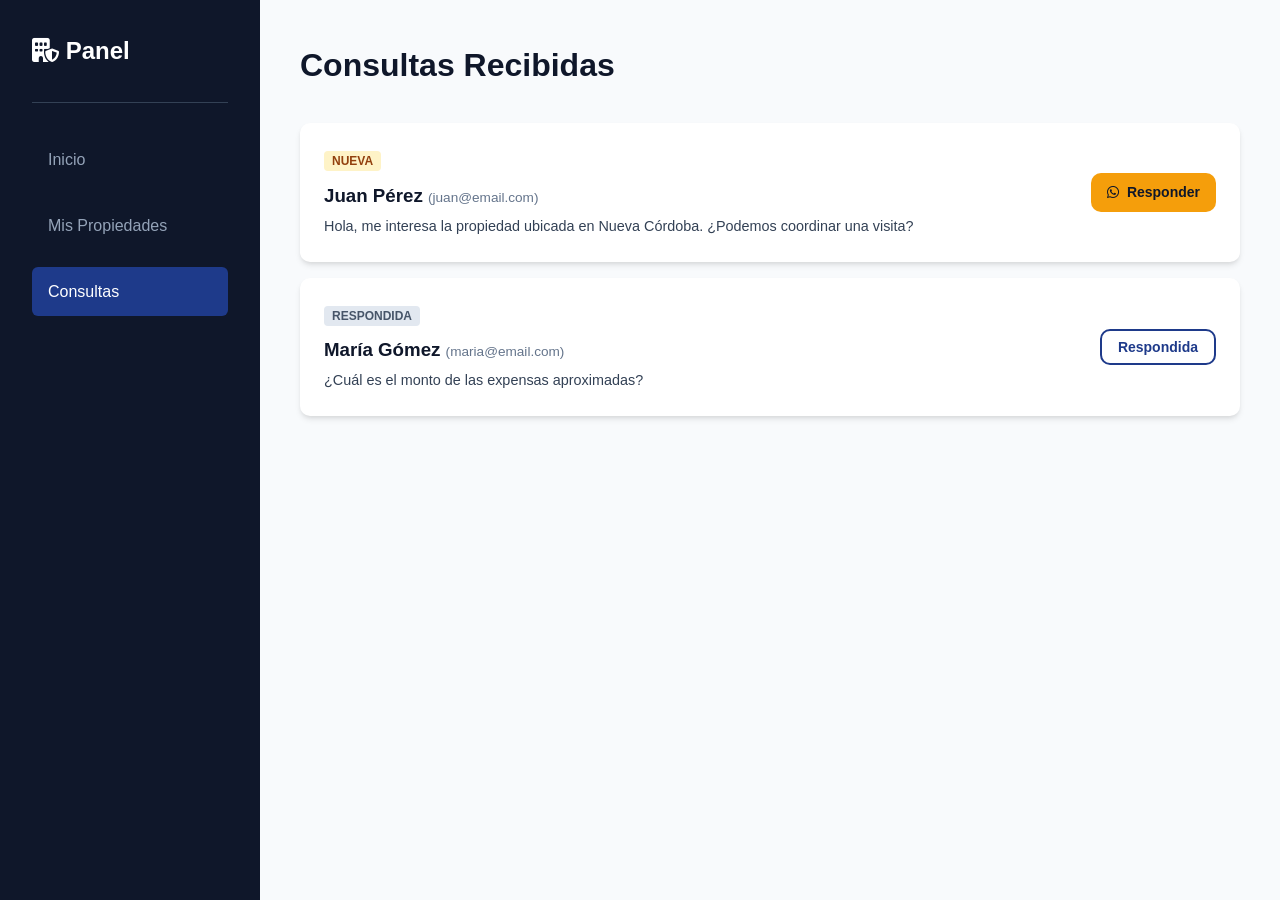
<file: consultas.html>
<!DOCTYPE html>
<html lang="es">
<head>
    <meta charset="UTF-8">
    <meta name="viewport" content="width=device-width, initial-scale=1.0">
    <title>Consultas — InmoMarket</title>
    <link rel="stylesheet" href="style.css">
    <link rel="stylesheet" href="https://cdnjs.cloudflare.com/ajax/libs/font-awesome/6.4.0/css/all.min.css">
    <style>
        .dashboard-layout { display: grid; grid-template-columns: 260px 1fr; min-height: 100vh; }
        .sidebar { background: var(--dark); color: white; padding: 2rem; display: flex; flex-direction: column; gap: 1rem; }
        .sidebar a { color: #94a3b8; padding: 0.75rem 1rem; border-radius: 6px; display: flex; align-items: center; gap: 0.75rem; }
        .sidebar a:hover, .sidebar a.active { background: var(--primary); color: white; }
        .lead-card { background: white; padding: 1.5rem; border-radius: var(--radius); box-shadow: var(--shadow); margin-bottom: 1rem; display: flex; justify-content: space-between; align-items: center; }
    </style>
</head>
<body>
    <div class="dashboard-layout">
        <aside class="sidebar">
            <h2><i class="fa-solid fa-building-shield"></i> Panel</h2>
            <hr style="border:0; border-top:1px solid #334155; margin: 1rem 0;">
            <a href="dashboard.html">Inicio</a>
            <a href="mis-propiedades.html">Mis Propiedades</a>
            <a href="consultas.html" class="active">Consultas</a>
        </aside>

        <main style="padding: 2.5rem; background: #f8fafc; overflow-y: auto;">
            <h1 style="margin-bottom: 2rem;">Consultas Recibidas</h1>
            
            <div class="lead-card">
                <div>
                    <span style="background: #fef3c7; color: #92400e; padding: 0.2rem 0.5rem; border-radius: 4px; font-size: 0.75rem; font-weight: 700;">NUEVA</span>
                    <h3 style="margin: 0.5rem 0 0.25rem 0;">Juan Pérez <span style="font-size: 0.85rem; color: var(--gray); font-weight:normal;">(juan@email.com)</span></h3>
                    <p style="font-size: 0.9rem; color: var(--gray-dark);">Hola, me interesa la propiedad ubicada en Nueva Córdoba. ¿Podemos coordinar una visita?</p>
                </div>
                <a href="https://wa.me/5493510000000" target="_blank" class="btn btn-accent btn-sm"><i class="fa-brands fa-whatsapp"></i> Responder</a>
            </div>

            <div class="lead-card">
                <div>
                    <span style="background: #e2e8f0; color: #475569; padding: 0.2rem 0.5rem; border-radius: 4px; font-size: 0.75rem; font-weight: 700;">RESPONDIDA</span>
                    <h3 style="margin: 0.5rem 0 0.25rem 0;">María Gómez <span style="font-size: 0.85rem; color: var(--gray); font-weight:normal;">(maria@email.com)</span></h3>
                    <p style="font-size: 0.9rem; color: var(--gray-dark);">¿Cuál es el monto de las expensas aproximadas?</p>
                </div>
                <button class="btn btn-outline btn-sm" disabled>Respondida</button>
            </div>
        </main>
    </div>
</body>
</html>
</file>
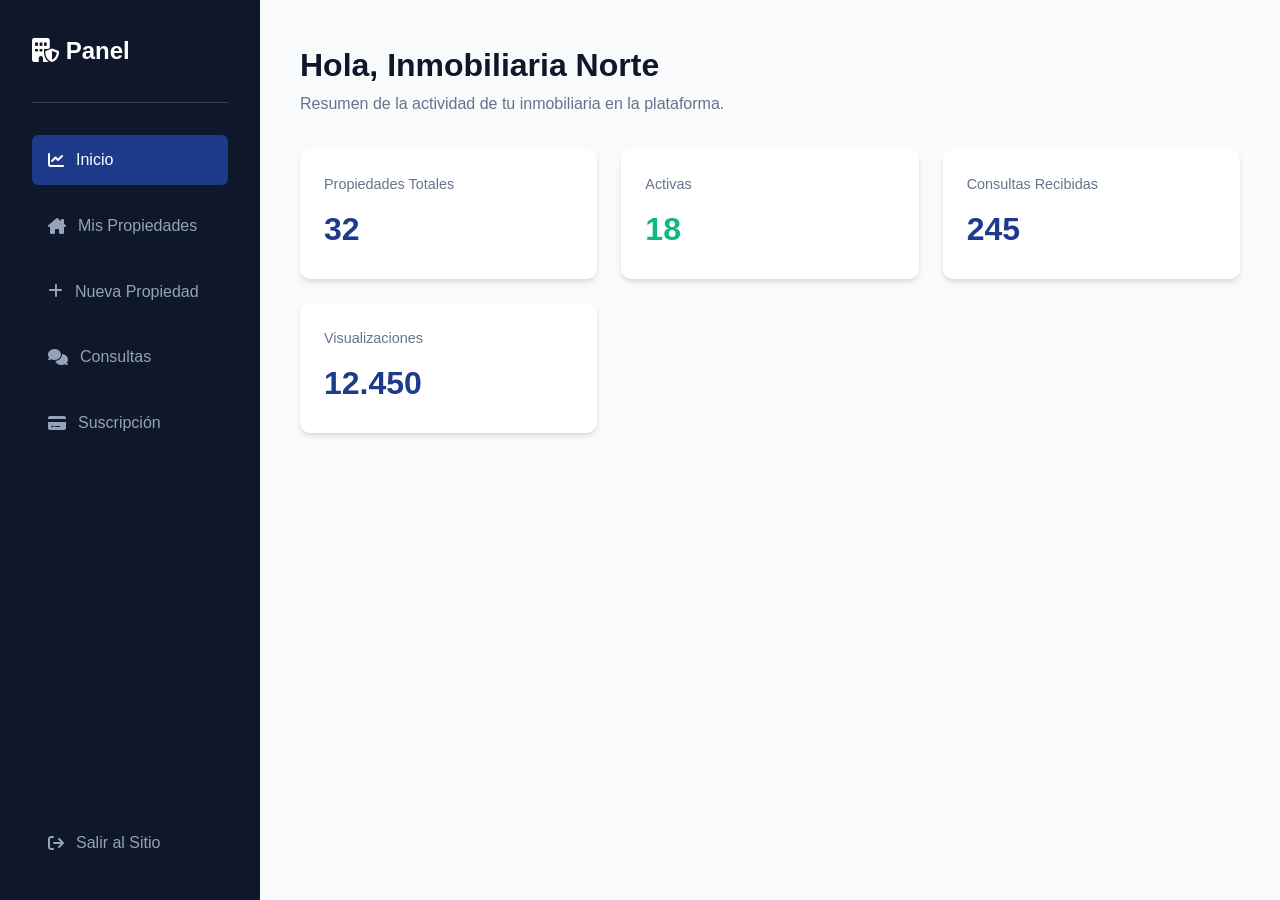
<file: dashboard.html>
<!DOCTYPE html>
<html lang="es">
<head>
    <meta charset="UTF-8">
    <meta name="viewport" content="width=device-width, initial-scale=1.0">
    <title>Dashboard — InmoMarket</title>
    <link rel="stylesheet" href="style.css">
    <link rel="stylesheet" href="https://cdnjs.cloudflare.com/ajax/libs/font-awesome/6.4.0/css/all.min.css">
    <style>
        .dashboard-layout { display: grid; grid-template-columns: 260px 1fr; min-height: 100vh; }
        .sidebar { background: var(--dark); color: white; padding: 2rem; display: flex; flex-direction: column; gap: 1rem; }
        .sidebar a { color: #94a3b8; padding: 0.75rem 1rem; border-radius: 6px; display: flex; align-items: center; gap: 0.75rem; transition: var(--transition); }
        .sidebar a:hover, .sidebar a.active { background: var(--primary); color: white; }
        .dashboard-content { padding: 2.5rem; }
        .stats-grid { display: grid; grid-template-columns: repeat(auto-fit, minmax(220px, 1fr)); gap: 1.5rem; margin-bottom: 2.5rem; }
        .stat-card { background: white; padding: 1.5rem; border-radius: var(--radius); box-shadow: var(--shadow); }
        .stat-card h3 { font-size: 2rem; color: var(--primary); margin-top: 0.5rem; }
    </style>
</head>
<body>
    <div class="dashboard-layout">
        <aside class="sidebar">
            <h2><i class="fa-solid fa-building-shield"></i> Panel</h2>
            <hr style="border:0; border-top:1px solid #334155; margin: 1rem 0;">
            <a href="dashboard.html" class="active"><i class="fa-solid fa-chart-line"></i> Inicio</a>
            <a href="mis-propiedades.html"><i class="fa-solid fa-house-chimney"></i> Mis Propiedades</a>
            <a href="nueva-propiedad.html"><i class="fa-solid fa-plus"></i> Nueva Propiedad</a>
            <a href="consultas.html"><i class="fa-solid fa-comments"></i> Consultas</a>
            <a href="suscripcion.html"><i class="fa-solid fa-credit-card"></i> Suscripción</a>
            <a href="index.html" style="margin-top: auto;"><i class="fa-solid fa-arrow-right-from-bracket"></i> Salir al Sitio</a>
        </aside>

        <main class="dashboard-content">
            <h1>Hola, Inmobiliaria Norte</h1>
            <p style="color: var(--gray); margin-bottom: 2rem;">Resumen de la actividad de tu inmobiliaria en la plataforma.</p>

            <div class="stats-grid">
                <div class="stat-card">
                    <p style="color: var(--gray); font-size: 0.9rem;">Propiedades Totales</p>
                    <h3 id="stat-total">32</h3>
                </div>
                <div class="stat-card">
                    <p style="color: var(--gray); font-size: 0.9rem;">Activas</p>
                    <h3 id="stat-active" style="color: var(--success);">18</h3>
                </div>
                <div class="stat-card">
                    <p style="color: var(--gray); font-size: 0.9rem;">Consultas Recibidas</p>
                    <h3>245</h3>
                </div>
                <div class="stat-card">
                    <p style="color: var(--gray); font-size: 0.9rem;">Visualizaciones</p>
                    <h3>12.450</h3>
                </div>
            </div>
        </main>
    </div>
</body>
</html>
</file>
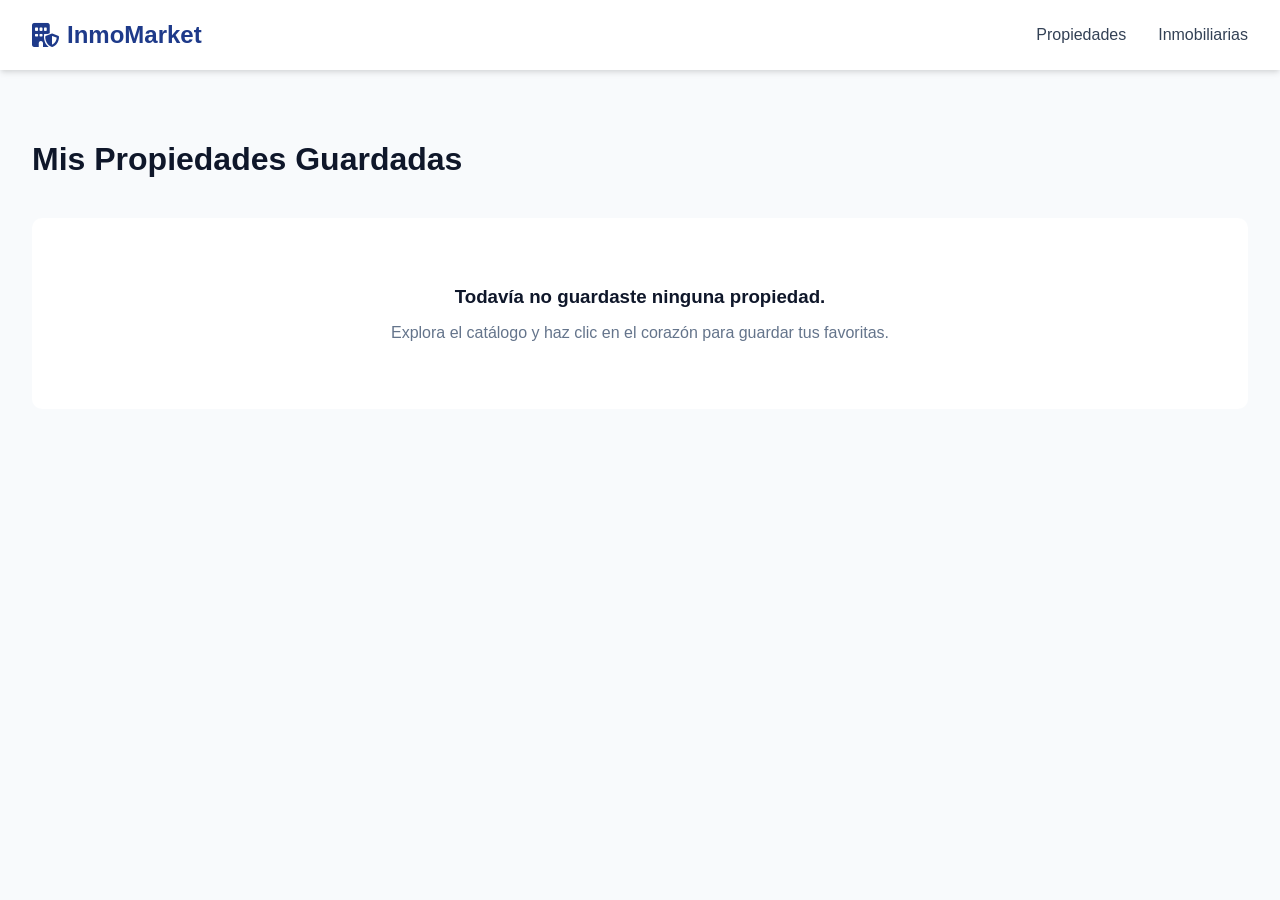
<file: favoritos.html>
<!DOCTYPE html>
<html lang="es">
<head>
    <meta charset="UTF-8">
    <meta name="viewport" content="width=device-width, initial-scale=1.0">
    <title>Favoritos — InmoMarket</title>
   <link rel="stylesheet" href="style.css">
    <link rel="stylesheet" href="https://cdnjs.cloudflare.com/ajax/libs/font-awesome/6.4.0/css/all.min.css">
</head>
<body>
    <header>
        <div class="nav-container">
            <a href="index.html" class="logo"><i class="fa-solid fa-building-shield"></i> InmoMarket</a>
            <nav class="nav-menu">
                <a href="propiedades.html">Propiedades</a>
                <a href="inmobiliarias.html">Inmobiliarias</a>
            </nav>
        </div>
    </header>

    <main class="container">
        <h1 class="section-title">Mis Propiedades Guardadas</h1>
        <div id="favorites-grid" class="grid-cards"></div>
    </main>

    <script src="js/data.js"></script>
    <script src="js/utils.js"></script>
    <script>
        function renderCards() {
            const favIds = getFavorites();
            const props = getProperties();
            const favProps = props.filter(p => favIds.includes(p.id));
            const grid = document.getElementById('favorites-grid');

            if (favProps.length === 0) {
                grid.innerHTML = `<div style="grid-column: 1/-1; text-align: center; padding: 4rem; background: white; border-radius: 10px;"><h3>Todavía no guardaste ninguna propiedad.</h3><p style="color: #64748b; margin-top: 0.5rem;">Explora el catálogo y haz clic en el corazón para guardar tus favoritas.</p></div>`;
                return;
            }

            grid.innerHTML = favProps.map(p => createPropertyCard(p)).join('');
        }
        renderCards();
    </script>
</body>
</html>
</file>
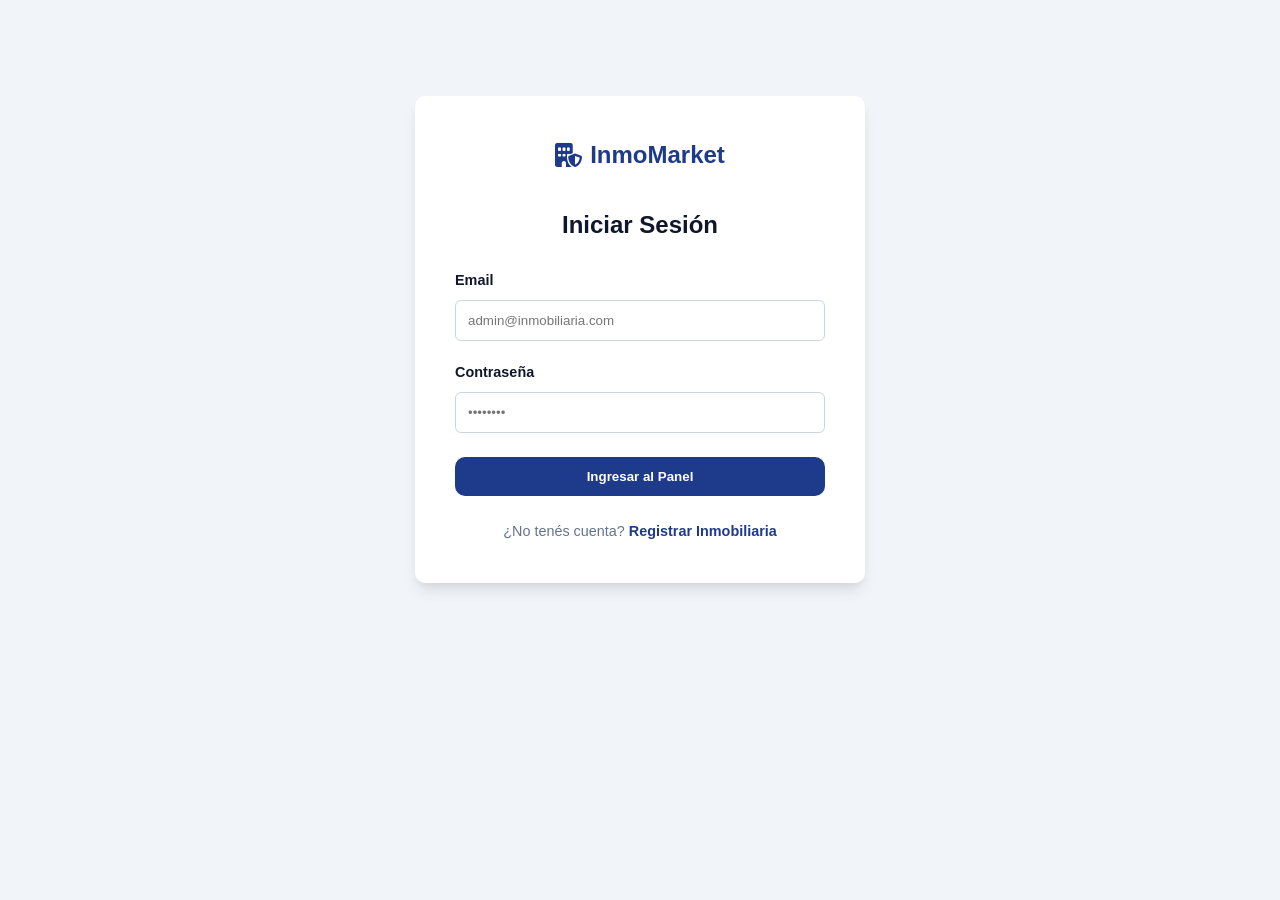
<file: login.html>
<!DOCTYPE html>
<html lang="es">
<head>
    <meta charset="UTF-8">
    <meta name="viewport" content="width=device-width, initial-scale=1.0">
    <title>Iniciar Sesión — InmoMarket</title>
    <link rel="stylesheet" href="style.css">
    <link rel="stylesheet" href="https://cdnjs.cloudflare.com/ajax/libs/font-awesome/6.4.0/css/all.min.css">
    <style>
        .auth-container { max-width: 450px; margin: 6rem auto; background: white; padding: 2.5rem; border-radius: var(--radius); box-shadow: var(--shadow-lg); }
    </style>
</head>
<body style="background: #f1f5f9;">
    <div class="auth-container">
        <a href="index.html" class="logo" style="justify-content: center; margin-bottom: 2rem;"><i class="fa-solid fa-building-shield"></i> InmoMarket</a>
        <h2 style="text-align: center; margin-bottom: 1.5rem;">Iniciar Sesión</h2>
        <form onsubmit="handleLogin(event)">
            <div style="margin-bottom: 1.25rem;">
                <label style="display:block; font-weight:600; font-size:0.9rem; margin-bottom:0.5rem;">Email</label>
                <input type="email" required style="width:100%; padding:0.75rem; border:1px solid #cbd5e1; border-radius:6px;" placeholder="admin@inmobiliaria.com">
            </div>
            <div style="margin-bottom: 1.5rem;">
                <label style="display:block; font-weight:600; font-size:0.9rem; margin-bottom:0.5rem;">Contraseña</label>
                <input type="password" required style="width:100%; padding:0.75rem; border:1px solid #cbd5e1; border-radius:6px;" placeholder="••••••••">
            </div>
            <button type="submit" class="btn btn-primary" style="width: 100%;">Ingresar al Panel</button>
        </form>
        <p style="text-align: center; margin-top: 1.5rem; font-size: 0.9rem; color: var(--gray);">¿No tenés cuenta? <a href="registro-inmobiliaria.html" style="color: var(--primary); font-weight:600;">Registrar Inmobiliaria</a></p>
    </div>

    <script src="js/utils.js"></script>
    <script>
        function handleLogin(e) {
            e.preventDefault();
            showToast("Inicio de sesión exitoso");
            setTimeout(() => { window.location.href = 'dashboard.html'; }, 1000);
        }
    </script>
</body>
</html>
</file>
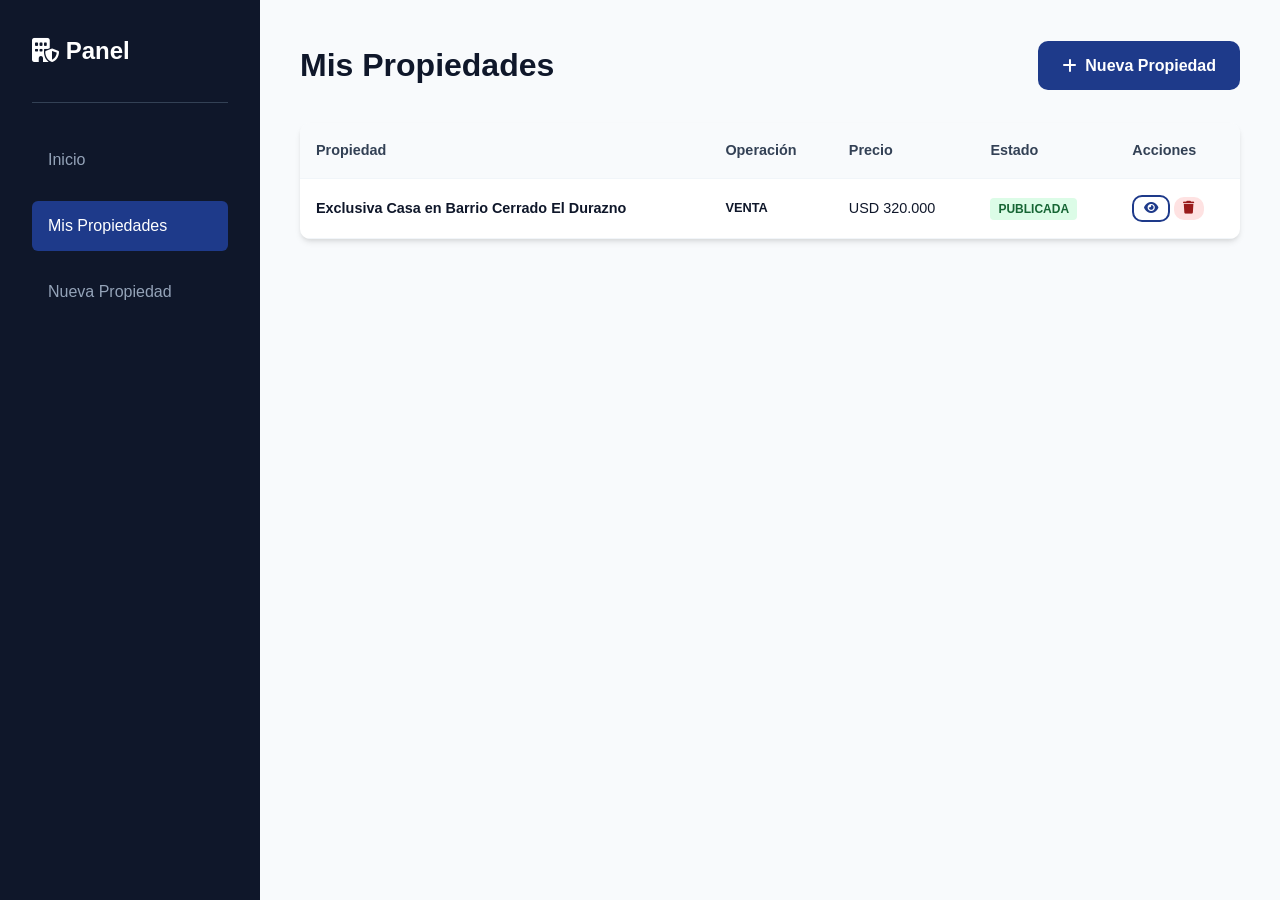
<file: mis-propiedades.html>
<!DOCTYPE html>
<html lang="es">
<head>
    <meta charset="UTF-8">
    <meta name="viewport" content="width=device-width, initial-scale=1.0">
    <title>Mis Propiedades — InmoMarket</title>
   <link rel="stylesheet" href="style.css">
    <link rel="stylesheet" href="https://cdnjs.cloudflare.com/ajax/libs/font-awesome/6.4.0/css/all.min.css">
    <style>
        .dashboard-layout { display: grid; grid-template-columns: 260px 1fr; min-height: 100vh; }
        .sidebar { background: var(--dark); color: white; padding: 2rem; display: flex; flex-direction: column; gap: 1rem; }
        .sidebar a { color: #94a3b8; padding: 0.75rem 1rem; border-radius: 6px; display: flex; align-items: center; gap: 0.75rem; }
        .sidebar a:hover, .sidebar a.active { background: var(--primary); color: white; }
        table { width: 100%; border-collapse: collapse; background: white; border-radius: var(--radius); overflow: hidden; box-shadow: var(--shadow); }
        th, td { padding: 1rem; text-align: left; border-bottom: 1px solid #f1f5f9; font-size: 0.9rem; }
        th { background: #f8fafc; font-weight: 700; color: var(--gray-dark); }
    </style>
</head>
<body>
    <div class="dashboard-layout">
        <aside class="sidebar">
            <h2><i class="fa-solid fa-building-shield"></i> Panel</h2>
            <hr style="border:0; border-top:1px solid #334155; margin: 1rem 0;">
            <a href="dashboard.html">Inicio</a>
            <a href="mis-propiedades.html" class="active">Mis Propiedades</a>
            <a href="nueva-propiedad.html">Nueva Propiedad</a>
        </aside>

        <main style="padding: 2.5rem; background: #f8fafc; overflow-y: auto;">
            <div style="display: flex; justify-content: space-between; align-items: center; margin-bottom: 2rem;">
                <h1>Mis Propiedades</h1>
                <a href="nueva-propiedad.html" class="btn btn-primary"><i class="fa-solid fa-plus"></i> Nueva Propiedad</a>
            </div>

            <table>
                <thead>
                    <tr>
                        <th>Propiedad</th>
                        <th>Operación</th>
                        <th>Precio</th>
                        <th>Estado</th>
                        <th>Acciones</th>
                    </tr>
                </thead>
                <tbody id="table-body"></tbody>
            </table>
        </main>
    </div>

    <script src="js/data.js"></script>
    <script src="js/utils.js"></script>
    <script>
        function renderTable() {
            const props = getProperties().filter(p => p.agencyId === 1);
            const tbody = document.getElementById('table-body');
            
            if (props.length === 0) {
                tbody.innerHTML = `<tr><td colspan="5" style="text-align: center; padding: 2rem; color: var(--gray);">No tenés propiedades publicadas.</td></tr>`;
                return;
            }

            tbody.innerHTML = props.map(p => `
                <tr>
                    <td style="font-weight: 600;">${p.title}</td>
                    <td style="text-transform: uppercase; font-size: 0.8rem; font-weight:700;">${p.operation}</td>
                    <td>${formatPrice(p.currency, p.price)}</td>
                    <td><span style="background: #dcfce7; color: #166534; padding: 0.25rem 0.5rem; border-radius: 4px; font-size: 0.75rem; font-weight:700;">${p.status}</span></td>
                    <td>
                        <a href="propiedad.html?id=${p.id}" target="_blank" class="btn btn-outline" style="padding: 0.3rem 0.6rem; font-size:0.8rem;"><i class="fa-solid fa-eye"></i></a>
                        <button class="btn" style="background: #fee2e2; color: #991b1b; padding: 0.3rem 0.6rem; font-size:0.8rem;" onclick="deleteProp(${p.id})"><i class="fa-solid fa-trash"></i></button>
                    </td>
                </tr>
            `).join('');
        }

        function deleteProp(id) {
            if (confirm("¿Estás seguro de eliminar esta propiedad?")) {
                let props = getProperties();
                props = props.filter(p => p.id !== id);
                localStorage.setItem('properties', JSON.stringify(props));
                showToast("Propiedad eliminada correctamente");
                renderTable();
            }
        }

        renderTable();
    </script>
</body>
</html>
</file>
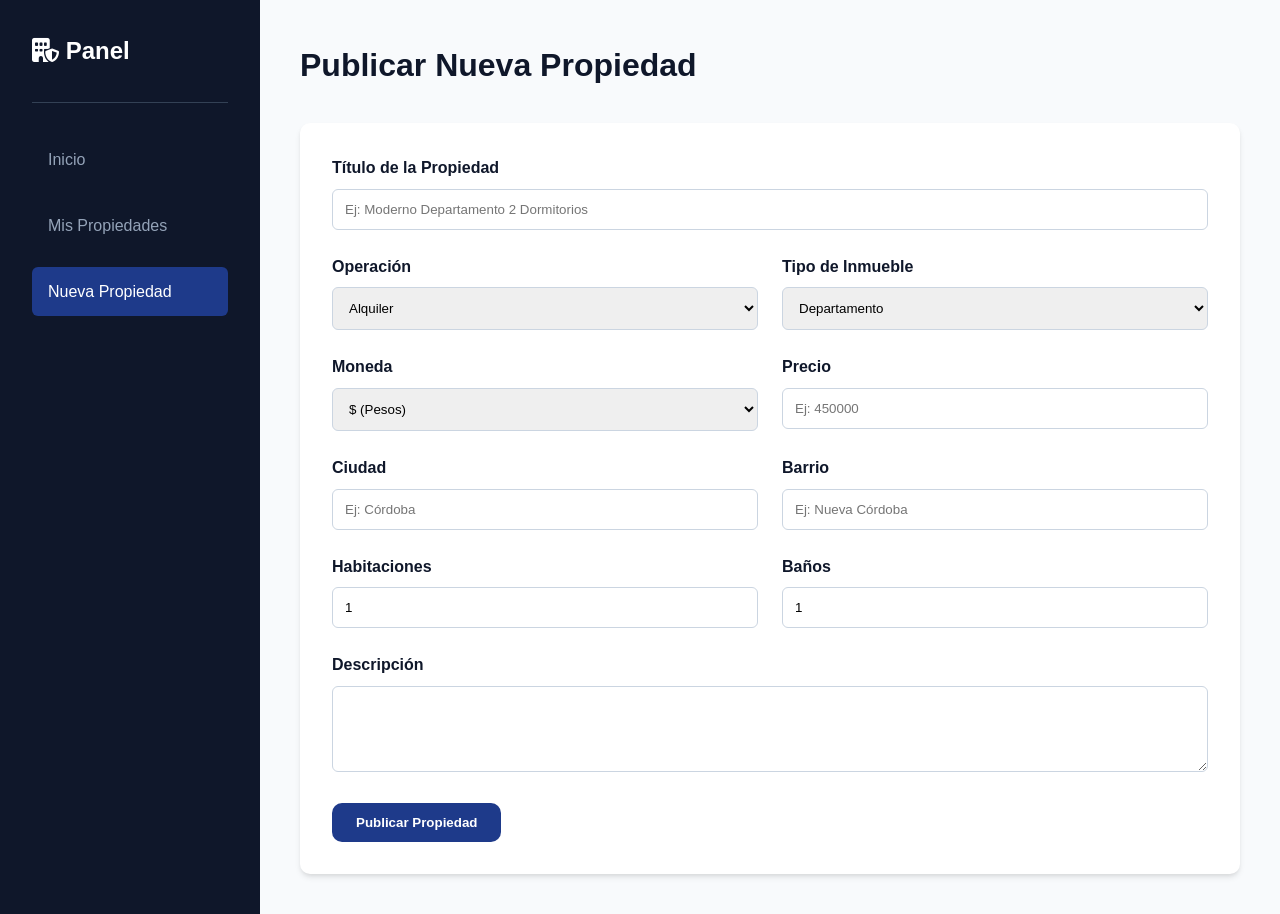
<file: nueva-propiedad.html>
<!DOCTYPE html>
<html lang="es">
<head>
    <meta charset="UTF-8">
    <meta name="viewport" content="width=device-width, initial-scale=1.0">
    <title>Nueva Propiedad — InmoMarket</title>
    <link rel="stylesheet" href="style.css">
    <link rel="stylesheet" href="https://cdnjs.cloudflare.com/ajax/libs/font-awesome/6.4.0/css/all.min.css">
    <style>
        .dashboard-layout { display: grid; grid-template-columns: 260px 1fr; min-height: 100vh; }
        .sidebar { background: var(--dark); color: white; padding: 2rem; display: flex; flex-direction: column; gap: 1rem; }
        .sidebar a { color: #94a3b8; padding: 0.75rem 1rem; border-radius: 6px; display: flex; align-items: center; gap: 0.75rem; }
        .sidebar a:hover, .sidebar a.active { background: var(--primary); color: white; }
    </style>
</head>
<body>
    <div class="dashboard-layout">
        <aside class="sidebar">
            <h2><i class="fa-solid fa-building-shield"></i> Panel</h2>
            <hr style="border:0; border-top:1px solid #334155; margin: 1rem 0;">
            <a href="dashboard.html">Inicio</a>
            <a href="mis-propiedades.html">Mis Propiedades</a>
            <a href="nueva-propiedad.html" class="active">Nueva Propiedad</a>
        </aside>

        <main style="padding: 2.5rem; background: #f8fafc; overflow-y: auto;">
            <h1 style="margin-bottom: 2rem;">Publicar Nueva Propiedad</h1>
            
            <form id="property-form" style="background: white; padding: 2rem; border-radius: var(--radius); box-shadow: var(--shadow); display: grid; grid-template-columns: repeat(2, 1fr); gap: 1.5rem;" onsubmit="handlePublish(event)">
                <div style="grid-column: 1 / -1;">
                    <label style="display:block; font-weight:600; margin-bottom:0.5rem;">Título de la Propiedad</label>
                    <input type="text" id="title" required style="width:100%; padding:0.75rem; border:1px solid #cbd5e1; border-radius:6px;" placeholder="Ej: Moderno Departamento 2 Dormitorios">
                </div>

                <div>
                    <label style="display:block; font-weight:600; margin-bottom:0.5rem;">Operación</label>
                    <select id="operation" style="width:100%; padding:0.75rem; border:1px solid #cbd5e1; border-radius:6px;">
                        <option value="alquiler">Alquiler</option>
                        <option value="venta">Venta</option>
                    </select>
                </div>

                <div>
                    <label style="display:block; font-weight:600; margin-bottom:0.5rem;">Tipo de Inmueble</label>
                    <select id="type" style="width:100%; padding:0.75rem; border:1px solid #cbd5e1; border-radius:6px;">
                        <option value="departamento">Departamento</option>
                        <option value="casa">Casa</option>
                        <option value="terreno">Terreno</option>
                        <option value="local">Local</option>
                        <option value="oficina">Oficina</option>
                    </select>
                </div>

                <div>
                    <label style="display:block; font-weight:600; margin-bottom:0.5rem;">Moneda</label>
                    <select id="currency" style="width:100%; padding:0.75rem; border:1px solid #cbd5e1; border-radius:6px;">
                        <option value="$">$ (Pesos)</option>
                        <option value="USD">USD (Dólares)</option>
                    </select>
                </div>

                <div>
                    <label style="display:block; font-weight:600; margin-bottom:0.5rem;">Precio</label>
                    <input type="number" id="price" required style="width:100%; padding:0.75rem; border:1px solid #cbd5e1; border-radius:6px;" placeholder="Ej: 450000">
                </div>

                <div>
                    <label style="display:block; font-weight:600; margin-bottom:0.5rem;">Ciudad</label>
                    <input type="text" id="city" required style="width:100%; padding:0.75rem; border:1px solid #cbd5e1; border-radius:6px;" placeholder="Ej: Córdoba">
                </div>

                <div>
                    <label style="display:block; font-weight:600; margin-bottom:0.5rem;">Barrio</label>
                    <input type="text" id="neighborhood" required style="width:100%; padding:0.75rem; border:1px solid #cbd5e1; border-radius:6px;" placeholder="Ej: Nueva Córdoba">
                </div>

                <div>
                    <label style="display:block; font-weight:600; margin-bottom:0.5rem;">Habitaciones</label>
                    <input type="number" id="bedrooms" value="1" style="width:100%; padding:0.75rem; border:1px solid #cbd5e1; border-radius:6px;">
                </div>

                <div>
                    <label style="display:block; font-weight:600; margin-bottom:0.5rem;">Baños</label>
                    <input type="number" id="bathrooms" value="1" style="width:100%; padding:0.75rem; border:1px solid #cbd5e1; border-radius:6px;">
                </div>

                <div style="grid-column: 1 / -1;">
                    <label style="display:block; font-weight:600; margin-bottom:0.5rem;">Descripción</label>
                    <textarea id="description" rows="4" required style="width:100%; padding:0.75rem; border:1px solid #cbd5e1; border-radius:6px;"></textarea>
                </div>

                <div style="grid-column: 1 / -1;">
                    <button type="submit" class="btn btn-primary">Publicar Propiedad</button>
                </div>
            </form>
        </main>
    </div>

    <script src="js/data.js"></script>
    <script src="js/utils.js"></script>
    <script>
        function handlePublish(e) {
            e.preventDefault();
            const props = getProperties();
            const newProp = {
                id: Date.now(),
                title: document.getElementById('title').value,
                operation: document.getElementById('operation').value,
                type: document.getElementById('type').value,
                currency: document.getElementById('currency').value,
                price: Number(document.getElementById('price').value),
                city: document.getElementById('city').value,
                neighborhood: document.getElementById('neighborhood').value,
                address: "Dirección principal",
                bedrooms: Number(document.getElementById('bedrooms').value),
                bathrooms: Number(document.getElementById('bathrooms').value),
                area: 70,
                description: document.getElementById('description').value,
                agencyId: 1,
                agency: "Inmobiliaria Norte",
                images: ["https://images.unsplash.com/photo-1502672260266-1c1ef2d93688?auto=format&fit=crop&w=1000&q=80"],
                date: new Date().toISOString().split('T')[0],
                status: "PUBLICADA"
            };

            props.unshift(newProp);
            localStorage.setItem('properties', JSON.stringify(props));
            showToast("Propiedad publicada correctamente.");
            setTimeout(() => {
                window.location.href = 'mis-propiedades.html';
            }, 1500);
        }
    </script>
</body>
</html>
</file>
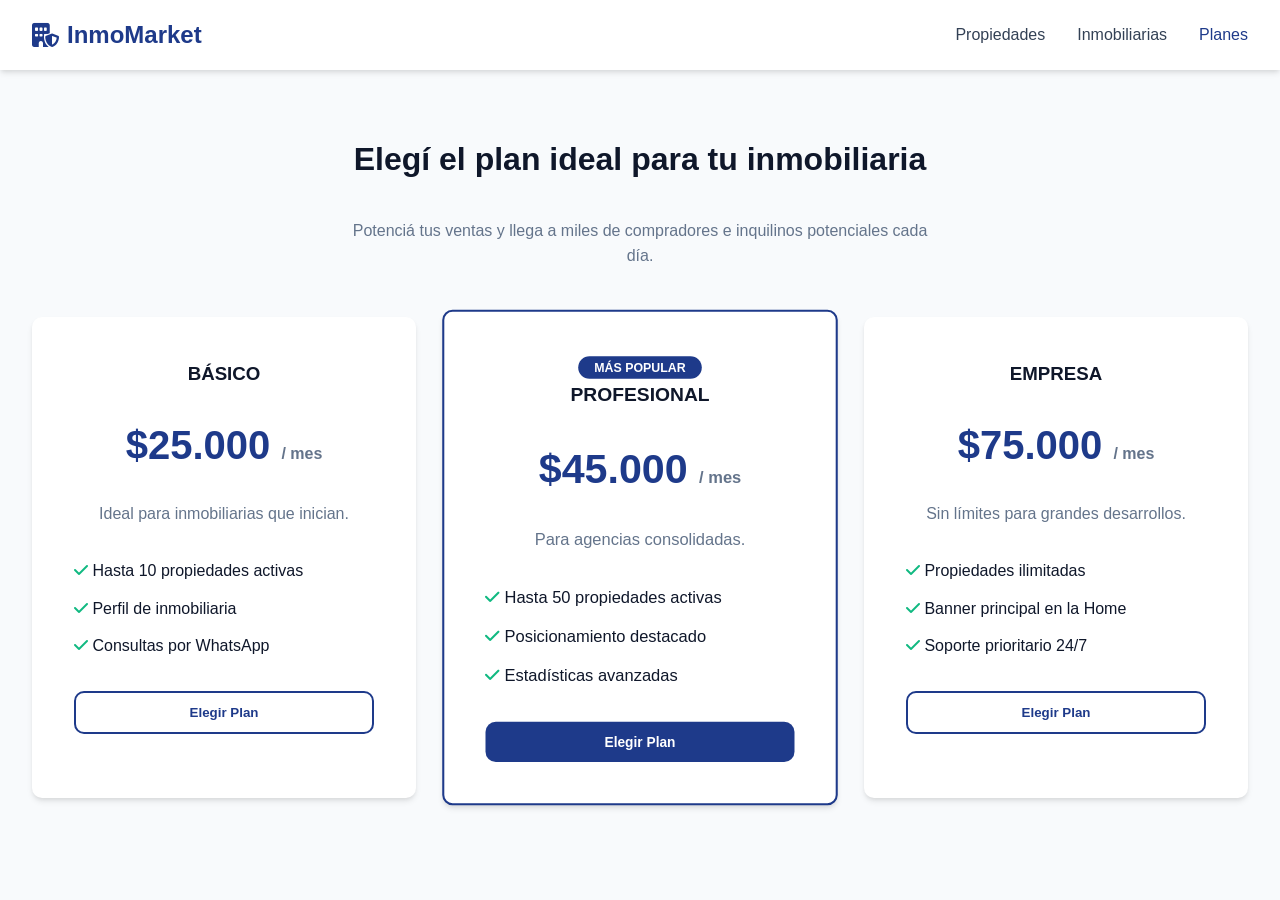
<file: planes.html>
<!DOCTYPE html>
<html lang="es">
<head>
    <meta charset="UTF-8">
    <meta name="viewport" content="width=device-width, initial-scale=1.0">
    <title>Planes y Precios — InmoMarket</title>
   <link rel="stylesheet" href="style.css">
    <link rel="stylesheet" href="https://cdnjs.cloudflare.com/ajax/libs/font-awesome/6.4.0/css/all.min.css">
    <style>
        .plans-grid { display: grid; grid-template-columns: repeat(auto-fit, minmax(300px, 1fr)); gap: 2rem; margin-top: 3rem; }
        .plan-card { background: white; padding: 2.5rem; border-radius: var(--radius); box-shadow: var(--shadow); text-align: center; border: 2px solid transparent; transition: var(--transition); }
        .plan-card.featured { border-color: var(--primary); transform: scale(1.03); }
        .plan-price { font-size: 2.5rem; font-weight: 800; color: var(--primary); margin: 1.5rem 0; }
    </style>
</head>
<body>
    <header>
        <div class="nav-container">
            <a href="index.html" class="logo"><i class="fa-solid fa-building-shield"></i> InmoMarket</a>
            <nav class="nav-menu">
                <a href="propiedades.html">Propiedades</a>
                <a href="inmobiliarias.html">Inmobiliarias</a>
                <a href="planes.html" class="active">Planes</a>
            </nav>
        </div>
    </header>

    <main class="container" style="text-align: center;">
        <h1 class="section-title">Elegí el plan ideal para tu inmobiliaria</h1>
        <p style="color: var(--gray); max-width: 600px; margin: 0 auto;">Potenciá tus ventas y llega a miles de compradores e inquilinos potenciales cada día.</p>

        <div class="plans-grid">
            <div class="plan-card">
                <h3>BÁSICO</h3>
                <div class="plan-price">$25.000 <span style="font-size: 1rem; color: var(--gray);">/ mes</span></div>
                <p style="color: var(--gray); margin-bottom: 2rem;">Ideal para inmobiliarias que inician.</p>
                <ul style="text-align: left; display: flex; flex-direction: column; gap: 0.75rem; margin-bottom: 2rem;">
                    <li><i class="fa-solid fa-check" style="color: var(--success);"></i> Hasta 10 propiedades activas</li>
                    <li><i class="fa-solid fa-check" style="color: var(--success);"></i> Perfil de inmobiliaria</li>
                    <li><i class="fa-solid fa-check" style="color: var(--success);"></i> Consultas por WhatsApp</li>
                </ul>
                <button class="btn btn-outline" style="width: 100%;" onclick="simularSuscripcion('Básico')">Elegir Plan</button>
            </div>

            <div class="plan-card featured">
                <span style="background: var(--primary); color: white; padding: 0.25rem 1rem; border-radius: 20px; font-size: 0.75rem; font-weight: 700;">MÁS POPULAR</span>
                <h3>PROFESIONAL</h3>
                <div class="plan-price">$45.000 <span style="font-size: 1rem; color: var(--gray);">/ mes</span></div>
                <p style="color: var(--gray); margin-bottom: 2rem;">Para agencias consolidadas.</p>
                <ul style="text-align: left; display: flex; flex-direction: column; gap: 0.75rem; margin-bottom: 2rem;">
                    <li><i class="fa-solid fa-check" style="color: var(--success);"></i> Hasta 50 propiedades activas</li>
                    <li><i class="fa-solid fa-check" style="color: var(--success);"></i> Posicionamiento destacado</li>
                    <li><i class="fa-solid fa-check" style="color: var(--success);"></i> Estadísticas avanzadas</li>
                </ul>
                <button class="btn btn-primary" style="width: 100%;" onclick="simularSuscripcion('Profesional')">Elegir Plan</button>
            </div>

            <div class="plan-card">
                <h3>EMPRESA</h3>
                <div class="plan-price">$75.000 <span style="font-size: 1rem; color: var(--gray);">/ mes</span></div>
                <p style="color: var(--gray); margin-bottom: 2rem;">Sin límites para grandes desarrollos.</p>
                <ul style="text-align: left; display: flex; flex-direction: column; gap: 0.75rem; margin-bottom: 2rem;">
                    <li><i class="fa-solid fa-check" style="color: var(--success);"></i> Propiedades ilimitadas</li>
                    <li><i class="fa-solid fa-check" style="color: var(--success);"></i> Banner principal en la Home</li>
                    <li><i class="fa-solid fa-check" style="color: var(--success);"></i> Soporte prioritario 24/7</li>
                </ul>
                <button class="btn btn-outline" style="width: 100%;" onclick="simularSuscripcion('Empresa')">Elegir Plan</button>
            </div>
        </div>
    </main>

    <script src="js/data.js"></script>
    <script src="js/utils.js"></script>
    <script>
        function simularSuscripcion(plan) {
            showToast(`¡Plan ${plan} seleccionado con éxito!`);
            setTimeout(() => { window.location.href = 'dashboard.html'; }, 1500);
        }
    </script>
</body>
</html>
</file>
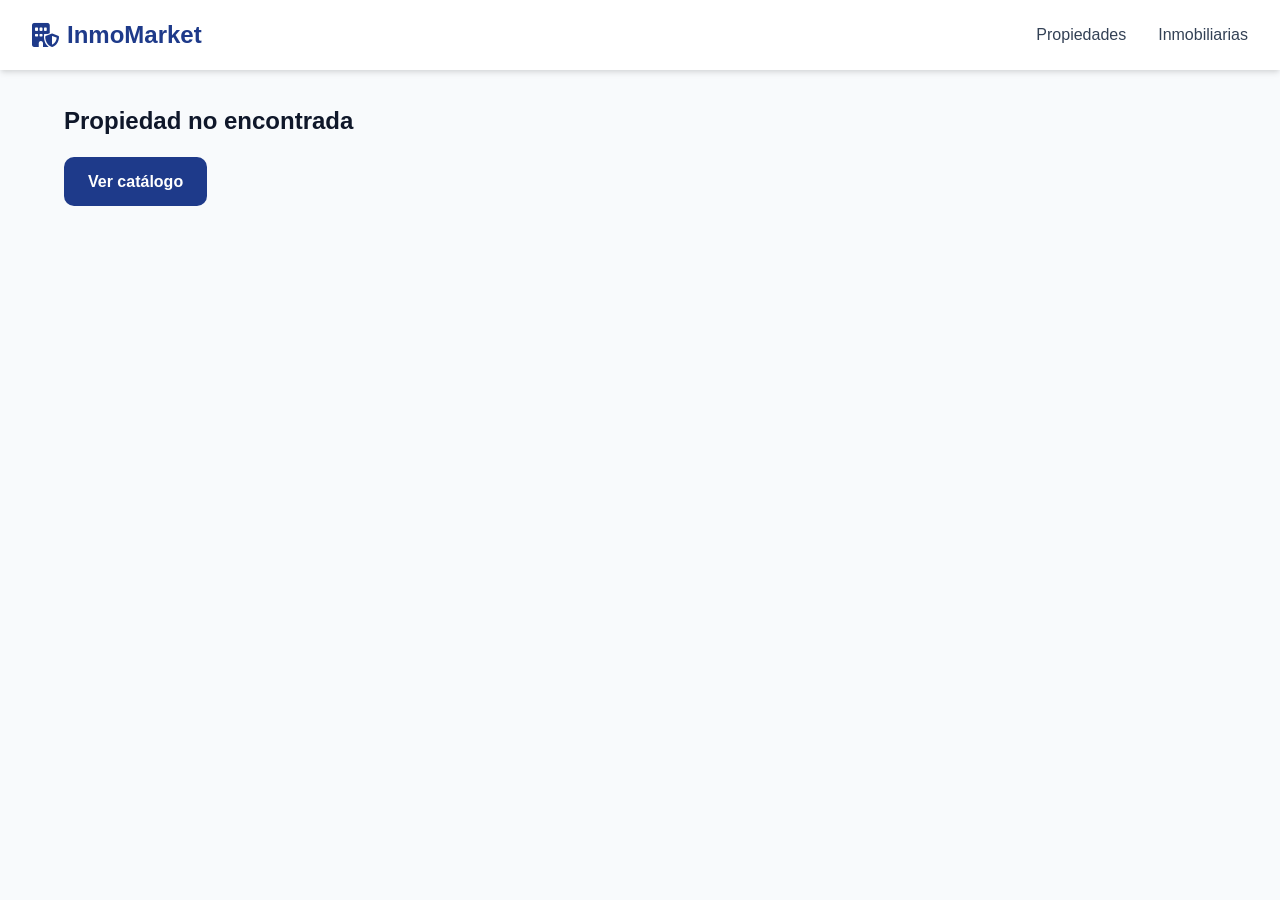
<file: propiedad.html>
<!DOCTYPE html>
<html lang="es">
<head>
    <meta charset="UTF-8">
    <meta name="viewport" content="width=device-width, initial-scale=1.0">
    <title>Detalle de Propiedad — InmoMarket</title>
   <link rel="stylesheet" href="style.css">
    <link rel="stylesheet" href="https://cdnjs.cloudflare.com/ajax/libs/font-awesome/6.4.0/css/all.min.css">
    <style>
        .property-detail-container {
            max-width: 1200px;
            margin: 2rem auto;
            padding: 0 1.5rem;
        }
        .gallery-main {
            width: 100%;
            height: 450px;
            border-radius: var(--radius);
            overflow: hidden;
            margin-bottom: 1rem;
            box-shadow: var(--shadow);
        }
        .gallery-main img {
            width: 100%;
            height: 100%;
            object-fit: cover;
        }
        .gallery-thumbs {
            display: flex;
            gap: 1rem;
            margin-bottom: 2rem;
        }
        .gallery-thumbs img {
            width: 100px;
            height: 75px;
            object-fit: cover;
            border-radius: 6px;
            cursor: pointer;
            opacity: 0.7;
            transition: var(--transition);
        }
        .gallery-thumbs img:hover, .gallery-thumbs img.active {
            opacity: 1;
            border: 2px solid var(--primary);
        }
        .detail-grid {
            display: grid;
            grid-template-columns: 2fr 1fr;
            gap: 2rem;
        }
        .detail-card {
            background: var(--white);
            padding: 2rem;
            border-radius: var(--radius);
            box-shadow: var(--shadow);
            margin-bottom: 1.5rem;
        }
        .agency-card-box {
            background: var(--white);
            padding: 1.5rem;
            border-radius: var(--radius);
            box-shadow: var(--shadow);
            text-align: center;
        }
        .agency-card-box img {
            width: 80px;
            height: 80px;
            border-radius: 50%;
            object-fit: cover;
            margin-bottom: 1rem;
        }
    </style>
</head>
<body>
    <header>
        <div class="nav-container">
            <a href="index.html" class="logo"><i class="fa-solid fa-building-shield"></i> InmoMarket</a>
            <nav class="nav-menu">
                <a href="propiedades.html">Propiedades</a>
                <a href="inmobiliarias.html">Inmobiliarias</a>
            </nav>
        </div>
    </header>

    <main class="property-detail-container" id="property-content">
        <!-- Renderizado dinámico por JS -->
    </main>

    <script src="js/data.js"></script>
    <script src="js/utils.js"></script>
    <script>
        const params = new URLSearchParams(window.location.search);
        const propId = Number(params.get('id'));
        const props = getProperties();
        const agencies = getAgencies();
        const property = props.find(p => p.id === propId);

        const container = document.getElementById('property-content');

        if (!property) {
            container.innerHTML = `<h2>Propiedad no encontrada</h2><a href="propiedades.html" class="btn btn-primary" style="margin-top:1rem;">Ver catálogo</a>`;
        } else {
            const agency = agencies.find(a => a.id === property.agencyId) || agencies[0];
            
            // Buscar similares
            const similarProps = props.filter(p => p.id !== property.id && p.type === property.type && p.city === property.city).slice(0, 3);

            container.innerHTML = `
                <div style="margin-bottom: 1.5rem;">
                    <span class="card-badge" style="position:static; display:inline-block; margin-bottom:0.5rem;">${property.operation}</span>
                    <h1 style="font-size: 2rem; font-weight: 800;">${property.title}</h1>
                    <p style="color: var(--gray);"><i class="fa-solid fa-location-dot"></i> ${property.address}, ${property.neighborhood}, ${property.city}</p>
                </div>

                <div class="gallery-main">
                    <img id="main-img" src="${property.images[0]}" alt="${property.title}">
                </div>
                <div class="gallery-thumbs">
                    ${property.images.map((img, idx) => `<img src="${img}" class="${idx === 0 ? 'active' : ''}" onclick="changeImage('${img}', this)">`).join('')}
                </div>

                <div class="detail-grid">
                    <div>
                        <div class="detail-card">
                            <h2 style="font-size: 1.75rem; color: var(--primary); margin-bottom: 1rem;">${formatPrice(property.currency, property.price)}</h2>
                            <div class="card-features" style="margin-bottom: 1.5rem; font-size: 1rem;">
                                <span><i class="fa-solid fa-bed"></i> ${property.bedrooms} habitaciones</span>
                                <span><i class="fa-solid fa-bath"></i> ${property.bathrooms} baños</span>
                                <span><i class="fa-solid fa-ruler-combined"></i> ${property.area} m² cubiertos</span>
                            </div>
                            <h3 style="margin-bottom: 0.75rem;">Descripción</h3>
                            <p style="color: var(--gray-dark); line-height: 1.8;">${property.description}</p>
                        </div>
                    </div>

                    <div>
                        <div class="agency-card-box">
                            <p style="font-size: 0.8rem; color: var(--gray); text-transform: uppercase; font-weight: 700; margin-bottom: 0.5rem;">Publicado por</p>
                            <img src="${agency.logo}" alt="${agency.name}">
                            <h3 style="margin-bottom: 0.5rem;">${agency.name}</h3>
                            <p style="font-size: 0.9rem; color: var(--gray); margin-bottom: 1.5rem;">${agency.description.substring(0, 90)}...</p>
                            <a href="inmobiliaria.html?id=${agency.id}" class="btn btn-primary" style="width: 100%; margin-bottom: 0.75rem;">Ver inmobiliaria</a>
                            <a href="https://wa.me/${agency.whatsapp}?text=Hola,%20me%20interesa%20la%20propiedad:%20${encodeURIComponent(property.title)}" target="_blank" class="btn btn-accent" style="width: 100%;"><i class="fa-brands fa-whatsapp"></i> Consultar por WhatsApp</a>
                        </div>
                    </div>
                </div>

                <div style="margin-top: 4rem;">
                    <h2 class="section-title">También podría interesarte</h2>
                    <div class="grid-cards">
                        ${similarProps.map(p => createPropertyCard(p)).join('')}
                    </div>
                </div>
            `;
        }

        function changeImage(src, element) {
            document.getElementById('main-img').src = src;
            document.querySelectorAll('.gallery-thumbs img').forEach(img => img.classList.remove('active'));
            element.classList.add('active');
        }
    </script>
</body>
</html>
</file>
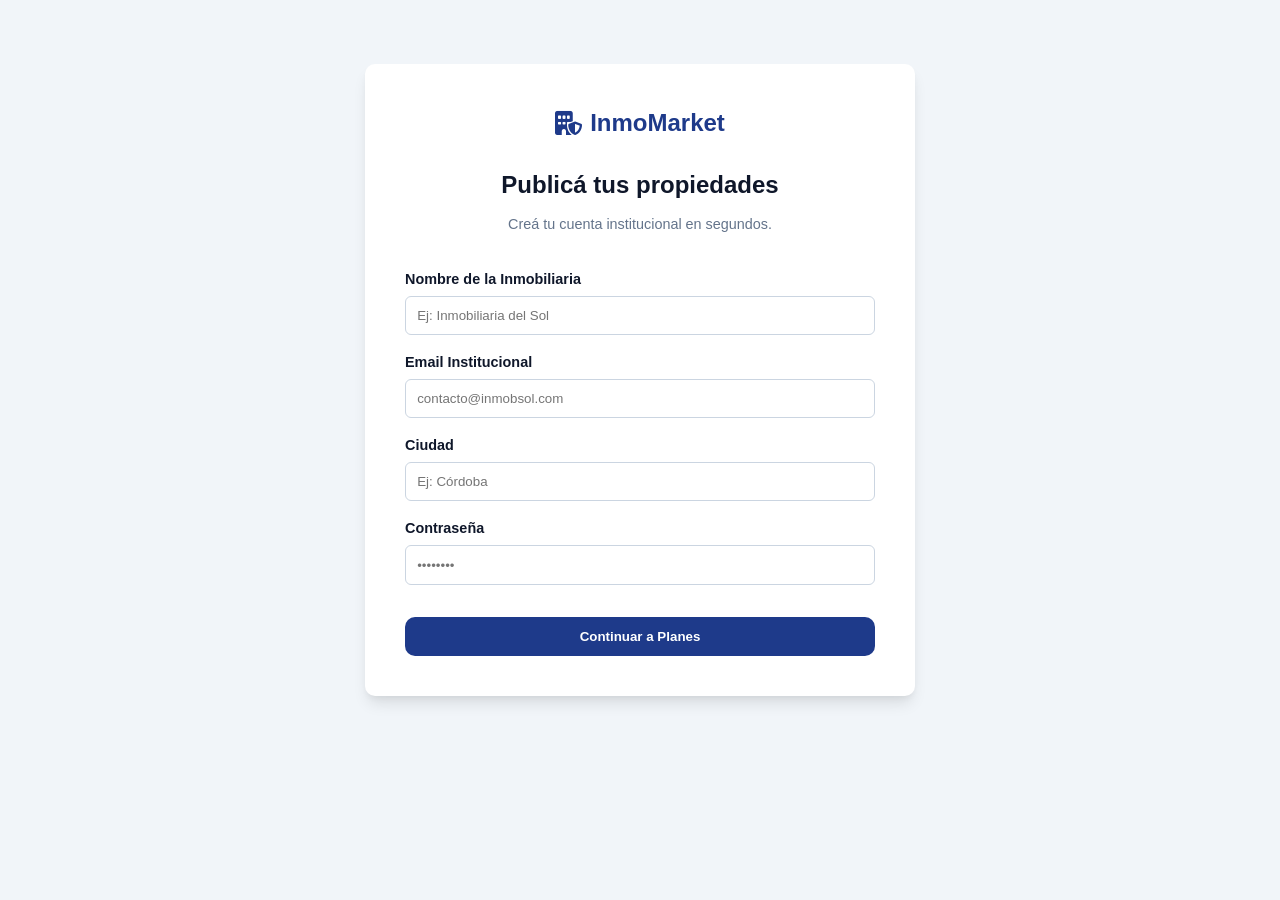
<file: registro-inmobiliaria.html>
<!DOCTYPE html>
<html lang="es">
<head>
    <meta charset="UTF-8">
    <meta name="viewport" content="width=device-width, initial-scale=1.0">
    <title>Registro de Inmobiliaria — InmoMarket</title>
    <link rel="stylesheet" href="style.css">
    <link rel="stylesheet" href="https://cdnjs.cloudflare.com/ajax/libs/font-awesome/6.4.0/css/all.min.css">
    <style>
        .auth-container { max-width: 550px; margin: 4rem auto; background: white; padding: 2.5rem; border-radius: var(--radius); box-shadow: var(--shadow-lg); }
    </style>
</head>
<body style="background: #f1f5f9;">
    <div class="auth-container">
        <a href="index.html" class="logo" style="justify-content: center; margin-bottom: 1.5rem;"><i class="fa-solid fa-building-shield"></i> InmoMarket</a>
        <h2 style="text-align: center; margin-bottom: 0.5rem;">Publicá tus propiedades</h2>
        <p style="text-align: center; color: var(--gray); font-size: 0.9rem; margin-bottom: 2rem;">Creá tu cuenta institucional en segundos.</p>
        
        <form onsubmit="handleRegister(event)" style="display: flex; flex-direction: column; gap: 1rem;">
            <div>
                <label style="display:block; font-weight:600; font-size:0.9rem; margin-bottom:0.3rem;">Nombre de la Inmobiliaria</label>
                <input type="text" required style="width:100%; padding:0.7rem; border:1px solid #cbd5e1; border-radius:6px;" placeholder="Ej: Inmobiliaria del Sol">
            </div>
            <div>
                <label style="display:block; font-weight:600; font-size:0.9rem; margin-bottom:0.3rem;">Email Institucional</label>
                <input type="email" required style="width:100%; padding:0.7rem; border:1px solid #cbd5e1; border-radius:6px;" placeholder="contacto@inmobsol.com">
            </div>
            <div>
                <label style="display:block; font-weight:600; font-size:0.9rem; margin-bottom:0.3rem;">Ciudad</label>
                <input type="text" required style="width:100%; padding:0.7rem; border:1px solid #cbd5e1; border-radius:6px;" placeholder="Ej: Córdoba">
            </div>
            <div>
                <label style="display:block; font-weight:600; font-size:0.9rem; margin-bottom:0.3rem;">Contraseña</label>
                <input type="password" required style="width:100%; padding:0.7rem; border:1px solid #cbd5e1; border-radius:6px;" placeholder="••••••••">
            </div>
            <button type="submit" class="btn btn-primary" style="width: 100%; margin-top: 1rem;">Continuar a Planes</button>
        </form>
    </div>

    <script src="js/utils.js"></script>
    <script>
        function handleRegister(e) {
            e.preventDefault();
            showToast("Registro completado con éxito");
            setTimeout(() => { window.location.href = 'planes.html'; }, 1200);
        }
    </script>
</body>
</html>
</file>
<file: style.css>
:root {
    --primary: #1e3a8a;
    --primary-dark: #1e40af;
    --primary-light: #3b82f6;
    --accent: #f59e0b;
    --dark: #0f172a;
    --gray-dark: #334155;
    --gray: #64748b;
    --gray-light: #f1f5f9;
    --white: #ffffff;
    --danger: #ef4444;
    --success: #10b981;
    --radius: 10px;
    --shadow: 0 4px 6px -1px rgba(0, 0, 0, 0.1), 0 2px 4px -1px rgba(0, 0, 0, 0.06);
    --shadow-lg: 0 10px 15px -3px rgba(0, 0, 0, 0.1), 0 4px 6px -2px rgba(0, 0, 0, 0.05);
    --transition: all 0.3s ease;
}

* {
    margin: 0;
    padding: 0;
    box-sizing: border-box;
    font-family: 'Inter', -apple-system, BlinkMacSystemFont, 'Segoe UI', Roboto, Oxygen, Ubuntu, Cantarell, sans-serif;
}

body {
    background-color: #f8fafc;
    color: var(--dark);
    line-height: 1.6;
}

a {
    text-decoration: none;
    color: inherit;
}

ul {
    list-style: none;
}

/* Header & Navigation */
header {
    background: var(--white);
    box-shadow: var(--shadow);
    position: sticky;
    top: 0;
    z-index: 1000;
}

.nav-container {
    max-width: 1280px;
    margin: 0 auto;
    padding: 1rem 2rem;
    display: flex;
    justify-content: space-between;
    align-items: center;
}

.logo {
    font-size: 1.5rem;
    font-weight: 800;
    color: var(--primary);
    display: flex;
    align-items: center;
    gap: 0.5rem;
}

.nav-menu {
    display: flex;
    gap: 2rem;
    align-items: center;
}

.nav-menu a {
    font-weight: 500;
    color: var(--gray-dark);
    transition: var(--transition);
}

.nav-menu a:hover, .nav-menu a.active {
    color: var(--primary);
}

.nav-actions {
    display: flex;
    gap: 1rem;
    align-items: center;
}

/* Buttons */
.btn {
    display: inline-flex;
    align-items: center;
    justify-content: center;
    gap: 0.5rem;
    padding: 0.75rem 1.5rem;
    border-radius: var(--radius);
    font-weight: 600;
    cursor: pointer;
    border: none;
    transition: var(--transition);
}

.btn-primary {
    background-color: var(--primary);
    color: var(--white);
}

.btn-primary:hover {
    background-color: var(--primary-dark);
}

.btn-outline {
    background-color: transparent;
    border: 2px solid var(--primary);
    color: var(--primary);
}

.btn-outline:hover {
    background-color: var(--primary);
    color: var(--white);
}

.btn-accent {
    background-color: var(--accent);
    color: var(--dark);
}

.btn-sm {
    padding: 0.5rem 1rem;
    font-size: 0.875rem;
}

/* Hero Section */
.hero {
    background: linear-gradient(rgba(15, 23, 42, 0.7), rgba(15, 23, 42, 0.7)), url('https://images.unsplash.com/photo-1600596542815-ffad4c1539a9?auto=format&fit=crop&w=1920&q=80') center/cover no-repeat;
    color: var(--white);
    padding: 6rem 2rem;
    text-align: center;
}

.hero h1 {
    font-size: 3rem;
    font-weight: 800;
    margin-bottom: 1rem;
}

.hero p {
    font-size: 1.25rem;
    margin-bottom: 3rem;
    color: #cbd5e1;
}

/* Search Bar Box */
.search-box {
    max-width: 1000px;
    margin: 0 auto;
    background: var(--white);
    padding: 1.5rem;
    border-radius: var(--radius);
    box-shadow: var(--shadow-lg);
    display: grid;
    grid-template-columns: repeat(auto-fit, minmax(180px, 1fr)) auto;
    gap: 1rem;
    align-items: center;
}

.search-field {
    display: flex;
    flex-direction: column;
    text-align: left;
}

.search-field label {
    font-size: 0.75rem;
    font-weight: 700;
    color: var(--gray);
    text-transform: uppercase;
    margin-bottom: 0.25rem;
}

.search-field select, .search-field input {
    padding: 0.75rem;
    border: 1px solid #cbd5e1;
    border-radius: 6px;
    font-size: 0.95rem;
    outline: none;
    color: var(--dark);
}

/* Container & Sections */
.container {
    max-width: 1280px;
    margin: 0 auto;
    padding: 4rem 2rem;
}

.section-title {
    font-size: 2rem;
    font-weight: 800;
    margin-bottom: 2rem;
    color: var(--dark);
}

/* Property Cards Grid */
.grid-cards {
    display: grid;
    grid-template-columns: repeat(auto-fill, minmax(320px, 1fr));
    gap: 2rem;
}

.card {
    background: var(--white);
    border-radius: var(--radius);
    overflow: hidden;
    box-shadow: var(--shadow);
    transition: var(--transition);
    position: relative;
    display: flex;
    flex-direction: column;
}

.card:hover {
    transform: translateY(-5px);
    box-shadow: var(--shadow-lg);
}

.card-img-container {
    position: relative;
    height: 220px;
    overflow: hidden;
}

.card-img-container img {
    width: 100%;
    height: 100%;
    object-fit: cover;
    transition: var(--transition);
}

.card:hover .card-img-container img {
    transform: scale(1.05);
}

.card-badge {
    position: absolute;
    top: 1rem;
    left: 1rem;
    background: var(--primary);
    color: var(--white);
    padding: 0.25rem 0.75rem;
    border-radius: 4px;
    font-size: 0.75rem;
    font-weight: 700;
    text-transform: uppercase;
}

.card-fav {
    position: absolute;
    top: 1rem;
    right: 1rem;
    background: var(--white);
    border: none;
    width: 36px;
    height: 36px;
    border-radius: 50%;
    display: flex;
    align-items: center;
    justify-content: center;
    cursor: pointer;
    box-shadow: var(--shadow);
    color: var(--gray);
    transition: var(--transition);
}

.card-fav.active {
    color: var(--danger);
}

.card-body {
    padding: 1.5rem;
    display: flex;
    flex-direction: column;
    flex-grow: 1;
}

.card-price {
    font-size: 1.5rem;
    font-weight: 800;
    color: var(--primary);
    margin-bottom: 0.5rem;
}

.card-title {
    font-size: 1.15rem;
    font-weight: 700;
    margin-bottom: 0.5rem;
}

.card-location {
    font-size: 0.9rem;
    color: var(--gray);
    margin-bottom: 1rem;
}

.card-features {
    display: flex;
    gap: 1rem;
    font-size: 0.85rem;
    color: var(--gray-dark);
    margin-bottom: 1.5rem;
    padding-top: 0.75rem;
    border-top: 1px solid var(--gray-light);
}

.card-footer {
    display: flex;
    justify-content: space-between;
    align-items: center;
    margin-top: auto;
    padding-top: 1rem;
    border-top: 1px solid var(--gray-light);
    font-size: 0.85rem;
    color: var(--gray);
}

/* Explore Categories */
.categories-grid {
    display: grid;
    grid-template-columns: repeat(auto-fit, minmax(160px, 1fr));
    gap: 1.5rem;
}

.category-card {
    background: var(--white);
    padding: 2rem 1rem;
    border-radius: var(--radius);
    text-align: center;
    box-shadow: var(--shadow);
    transition: var(--transition);
    cursor: pointer;
}

.category-card:hover {
    background: var(--primary);
    color: var(--white);
}

.category-card i {
    font-size: 2.5rem;
    margin-bottom: 1rem;
    color: var(--primary);
}

.category-card:hover i {
    color: var(--white);
}

/* Toast Notifications */
.toast-container {
    position: fixed;
    bottom: 2rem;
    right: 2rem;
    z-index: 9999;
    display: flex;
    flex-direction: column;
    gap: 0.75rem;
}

.toast {
    background: var(--dark);
    color: var(--white);
    padding: 1rem 1.5rem;
    border-radius: var(--radius);
    box-shadow: var(--shadow-lg);
    display: flex;
    align-items: center;
    gap: 0.75rem;
    animation: slideIn 0.3s ease forwards;
}

@keyframes slideIn {
    from { transform: translateX(100%); opacity: 0; }
    to { transform: translateX(0); opacity: 1; }
}

/* Responsive */
@media(max-width: 768px) {
    .nav-menu { display: none; }
    .hero h1 { font-size: 2rem; }
    .search-box { grid-template-columns: 1fr; }
}
/* Corrección de la grilla del catálogo */
.catalog-layout {
    display: grid;
    grid-template-columns: 280px 1fr;
    gap: 2rem;
    align-items: start;
}

/* Grilla de cards adaptable */
.grid-cards {
    display: grid;
    grid-template-columns: repeat(auto-fill, minmax(300px, 1fr));
    gap: 2rem;
    width: 100%;
}

/* Estructura y límites de la Card */
.card {
    background: var(--white);
    border-radius: var(--radius);
    overflow: hidden;
    box-shadow: var(--shadow);
    transition: var(--transition);
    position: relative;
    display: flex;
    flex-direction: column;
}

/* Contenedor estricto para las imágenes de las propiedades */
.card-img-container {
    position: relative;
    width: 100%;
    height: 220px;
    overflow: hidden;
    background: #e2e8f0;
}

.card-img-container img {
    width: 100%;
    height: 100%;
    object-fit: cover;
    display: block;
}
</file>
